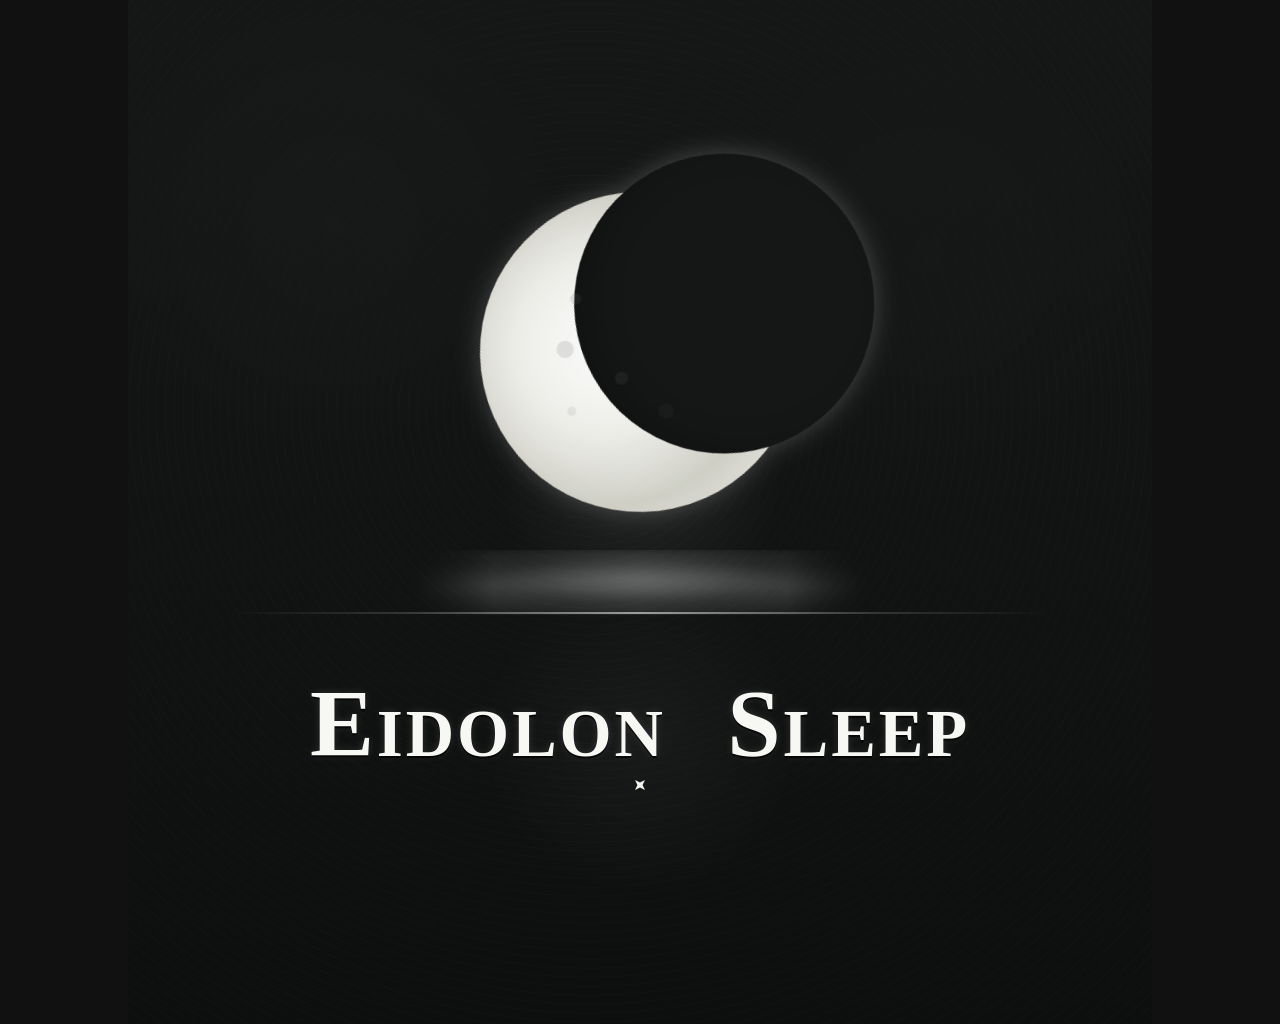
<file: index.html>
<!DOCTYPE html>
<html lang="en">
<head>
  <meta charset="UTF-8" />
  <meta name="viewport" content="width=device-width, initial-scale=1.0" />
  <title>Eidolon Sleep - HTML/CSS Recreation</title>
  <style>
    * {
      box-sizing: border-box;
    }

    body {
      margin: 0;
      min-height: 100vh;
      display: grid;
      place-items: center;
      background: #111;
      font-family: Georgia, "Times New Roman", serif;
    }

      /* entry link */
    .entry-link {
      display: block;
      color: inherit;
      text-decoration: none;
      cursor: pointer;
    }

    .poster {
      position: relative;
      width: min(100vw, 1024px);
      aspect-ratio: 1 / 1;
      overflow: hidden;
      background:
        radial-gradient(circle at 50% 47%, rgba(255,255,255,0.08), transparent 19%),
        radial-gradient(circle at 50% 72%, rgba(255,255,255,0.04), transparent 18%),
        linear-gradient(#151716, #101211 70%, #0d0e0e);
    }

     .entry-link:hover .poster,
    .entry-link:focus-visible .poster {
      filter: brightness(1.08);
      transform: scale(1.01);
    }
    
    .poster::before {
      content: "";
      position: absolute;
      inset: 0;
      background:
        radial-gradient(circle at 20% 22%, rgba(255,255,255,0.035), transparent 20%),
        radial-gradient(circle at 78% 25%, rgba(255,255,255,0.025), transparent 20%),
        repeating-radial-gradient(circle at 45% 40%, rgba(255,255,255,0.022) 0 1px, transparent 1px 9px);
      opacity: 0.35;
      mix-blend-mode: screen;
    }

    .scene {
      position: absolute;
      inset: 0;
      top: 120px;
    }

    /* Crescent moon */
    .moon {
      position: absolute;
      left: 50%;
      top: 72px;
      width: 320px;
      height: 320px;
      transform: translateX(-50%) rotate(-18deg);
      border-radius: 50%;
      background:
        radial-gradient(circle at 40% 45%, rgba(255,255,255,0.98), rgba(245,245,240,0.95) 35%, rgba(215,215,205,0.94) 61%, rgba(255,255,255,0.98) 100%);
      filter: drop-shadow(0 0 12px rgba(255,255,255,0.22));
    }

    .moon::before {
      content: "";
      position: absolute;
      left: 105px;
      top: -10px;
      width: 300px;
      height: 300px;
      border-radius: 50%;
      background: #151716;
      box-shadow: inset 20px 0 30px rgba(0,0,0,0.18);
    }

    .moon::after {
      content: "";
      position: absolute;
      inset: 0;
      border-radius: 50%;
      background:
        radial-gradient(circle at 36% 28%, rgba(100,100,100,0.20) 0 5px, transparent 6px),
        radial-gradient(circle at 28% 42%, rgba(90,90,90,0.18) 0 8px, transparent 9px),
        radial-gradient(circle at 42% 56%, rgba(100,100,100,0.18) 0 6px, transparent 7px),
        radial-gradient(circle at 24% 61%, rgba(120,120,120,0.16) 0 4px, transparent 5px),
        radial-gradient(circle at 52% 70%, rgba(80,80,80,0.15) 0 7px, transparent 8px);
      opacity: 0.8;
      clip-path: circle(50% at 50% 50%);
    }

    /* Ground mist */
    .mist {
      position: absolute;
      left: 50%;
      top: 430px;
      width: 460px;
      height: 65px;
      transform: translateX(-50%);
      opacity: 0.58;
      background:
        radial-gradient(ellipse at 18% 55%, rgba(245,245,245,0.24), transparent 46%),
        radial-gradient(ellipse at 50% 45%, rgba(245,245,245,0.42), transparent 44%),
        radial-gradient(ellipse at 82% 55%, rgba(245,245,245,0.24), transparent 46%),
        linear-gradient(90deg, transparent 0%, rgba(255,255,255,0.12) 18%, rgba(255,255,255,0.20) 50%, rgba(255,255,255,0.12) 82%, transparent 100%);
      filter: blur(4px);
      -webkit-mask-image: linear-gradient(90deg, transparent 0%, black 18%, black 82%, transparent 100%);
      mask-image: linear-gradient(90deg, transparent 0%, black 18%, black 82%, transparent 100%);
    }

    .ground-line {
      position: absolute;
      left: 50%;
      top: 492px;
      width: 820px;
      height: 2px;
      transform: translateX(-50%);
      background: linear-gradient(90deg, transparent 0%, rgba(255,255,255,0.18) 20%, rgba(255,255,255,0.72) 50%, rgba(255,255,255,0.18) 80%, transparent 100%);
      opacity: 0.75;
    }

    /* Wordmark */
    .title {
      position: absolute;
      left: 0;
      right: 0;
      top: 612px;
      text-align: center;
      color: #f7f7f4;
      font-size: clamp(3.7rem, 8vw, 6rem);
      line-height: 1;
      letter-spacing: 0.03em;
      font-variant: small-caps;
      text-shadow: 0 2px 1px rgba(0,0,0,0.8), 0 0 8px rgba(255,255,255,0.12);
    }

    .title span {
      display: inline-block;
      margin: 0 0.18em;
    }

    .star {
      position: absolute;
      left: 50%;
      top: 778px;
      width: 14px;
      height: 14px;
      transform: translateX(-50%) rotate(45deg);
      background: #f5f5f0;
      clip-path: polygon(50% 0, 63% 37%, 100% 50%, 63% 63%, 50% 100%, 37% 63%, 0 50%, 37% 37%);
      filter: drop-shadow(0 0 4px rgba(255,255,255,0.55));
    }

    @media (max-width: 700px) {
      .scene { transform: scale(0.78); transform-origin: 50% 0; }
      .title { top: 58%; }
      .star { top: 70%; }
    }
  </style>
</head>
<body>
<a class="entry-link" href="home.html" aria-label="Enter portfolio">
  <main class="poster" aria-label="Eidolon Sleep black and white crescent moon">
    <section class="scene">
      <div class="moon"></div>


      <div class="mist"></div>
      <div class="ground-line"></div>
    </section>

    <h1 class="title"><span>Eidolon</span> <span>Sleep</span></h1>
    <div class="star"></div>
  </main>
</a>
</body>
</html>
</file>
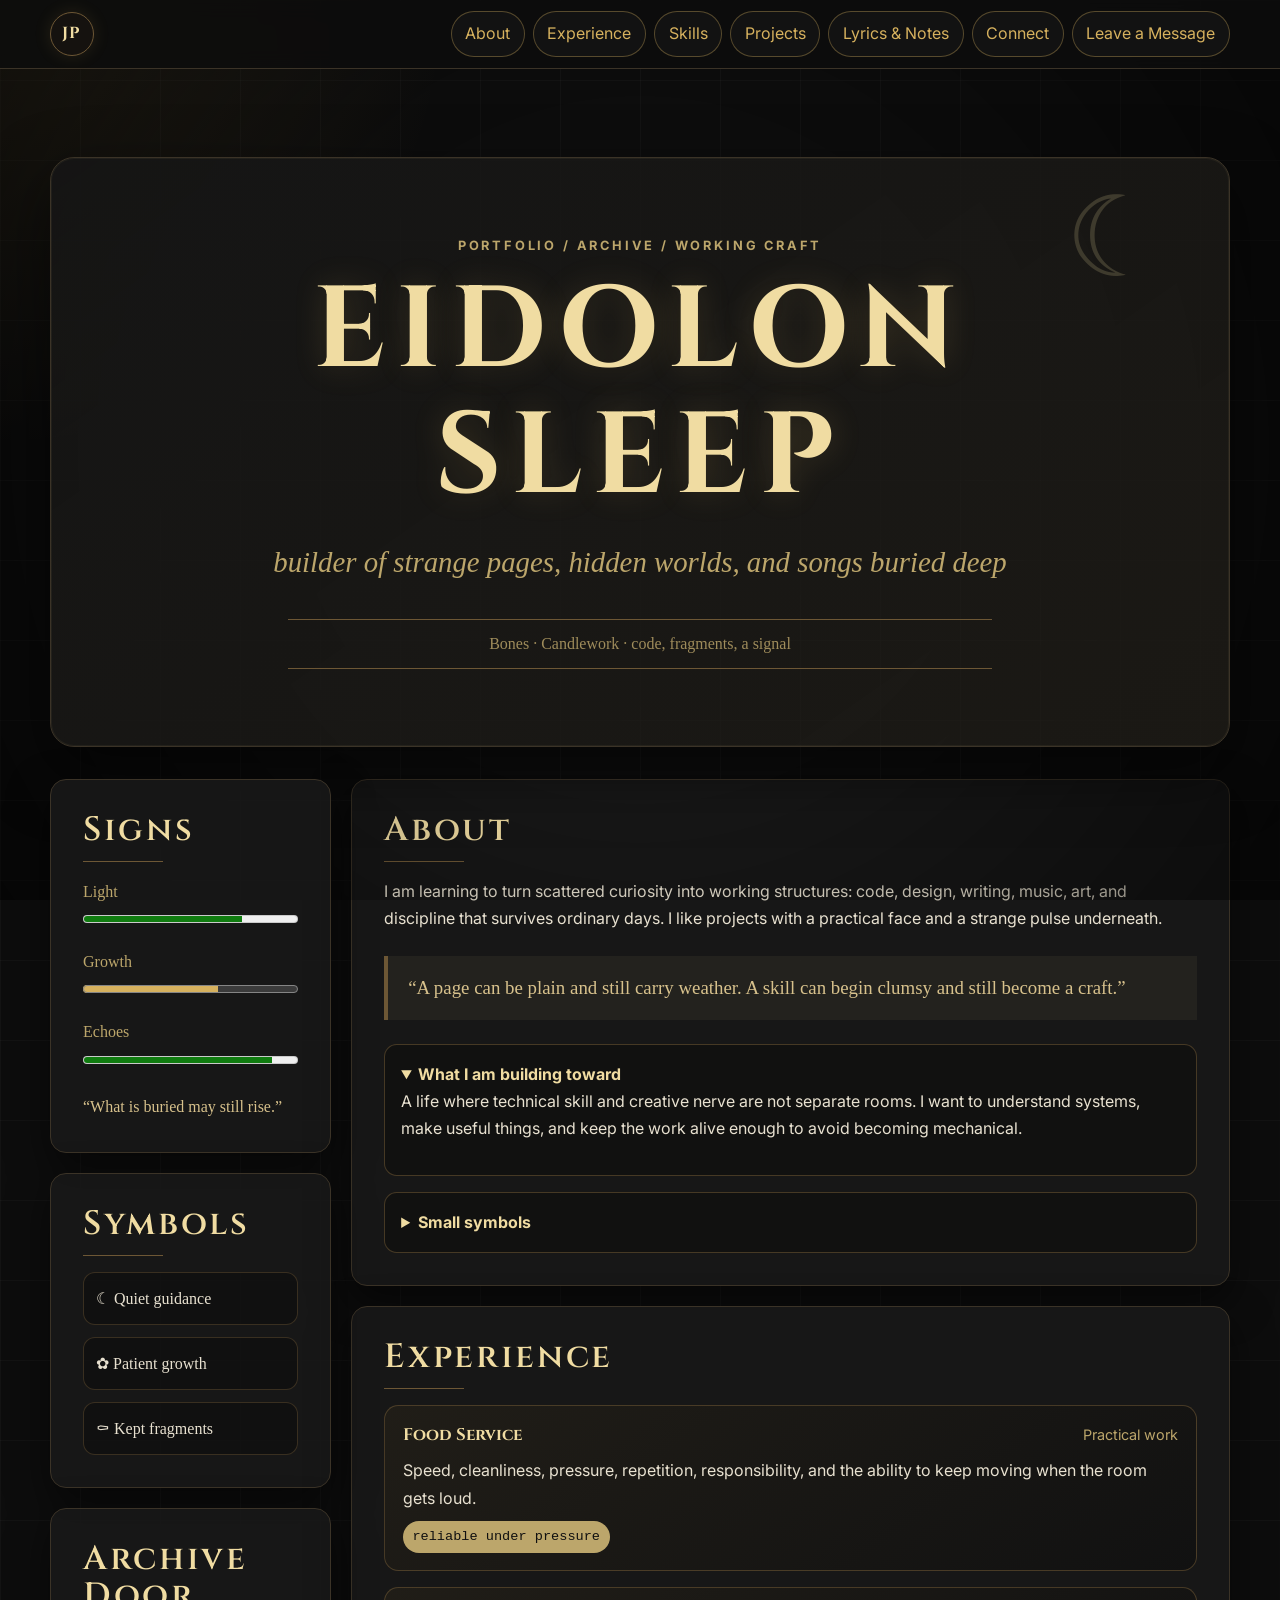
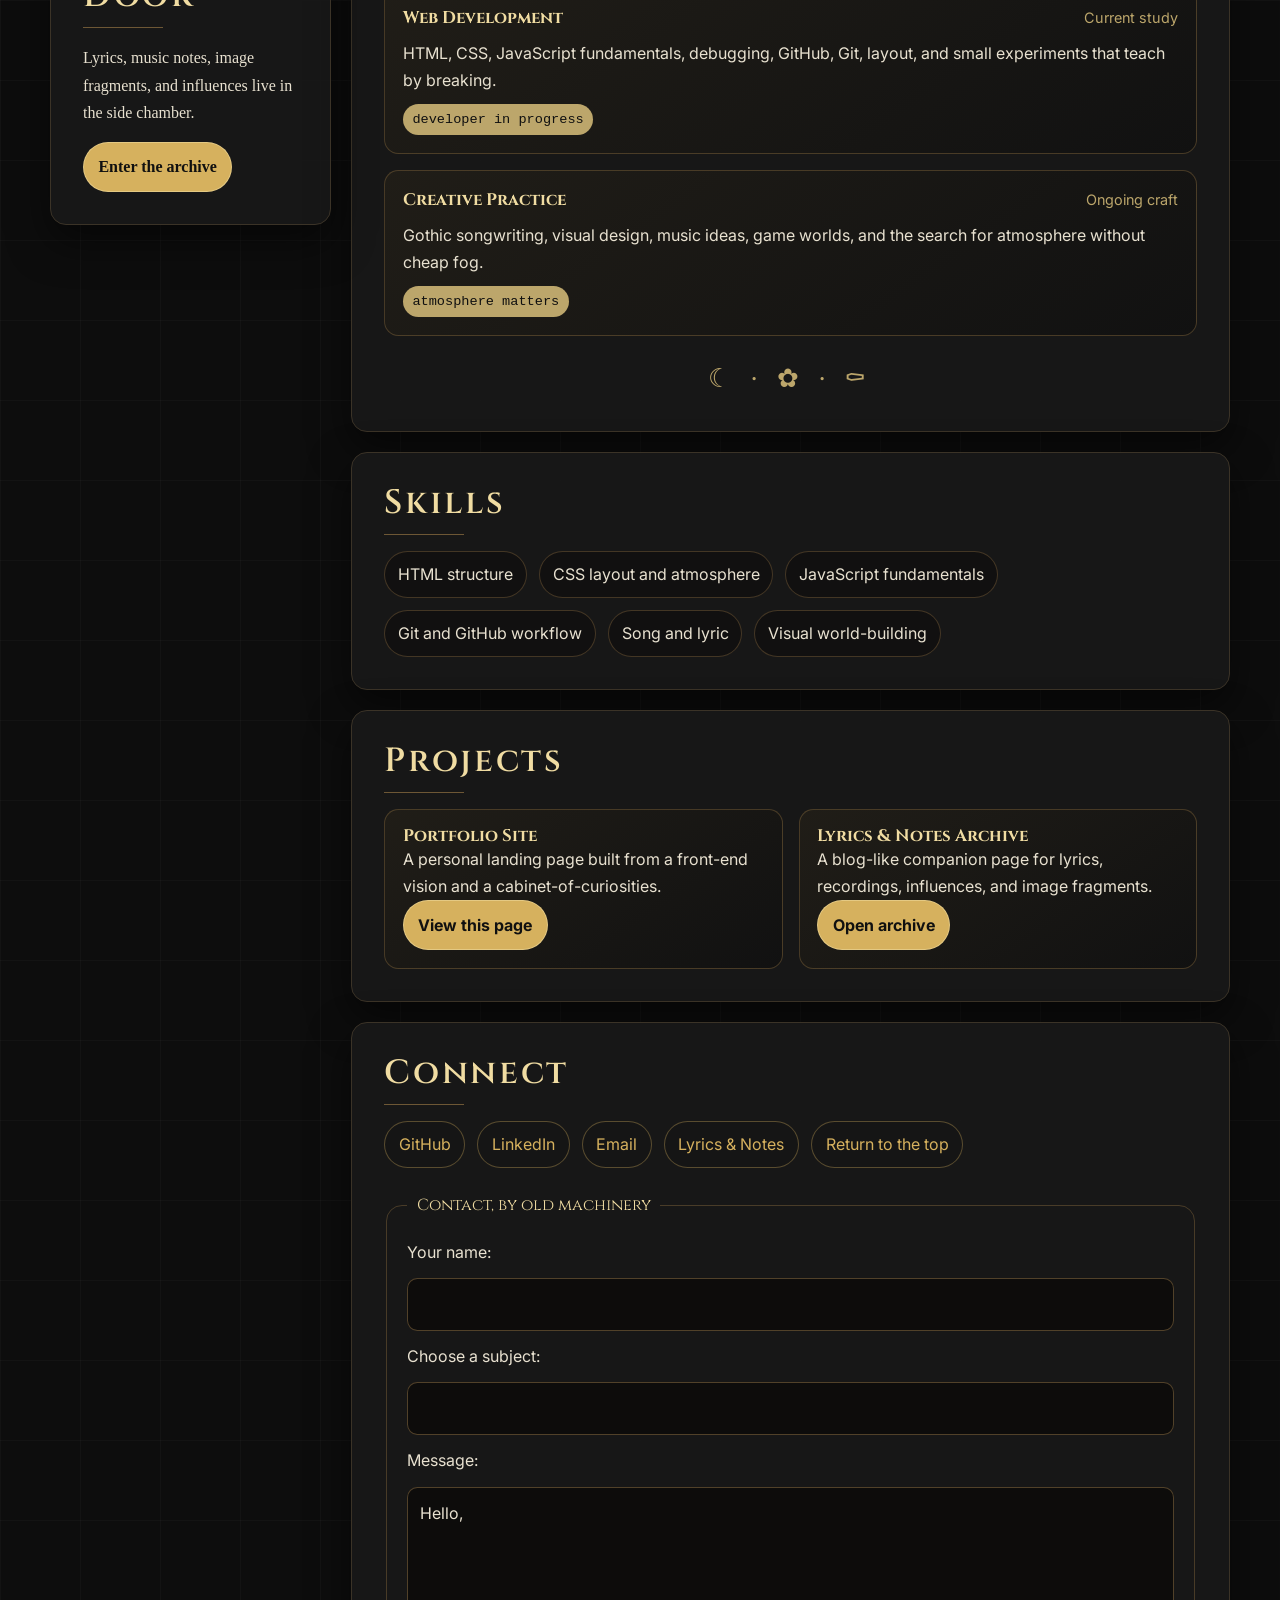
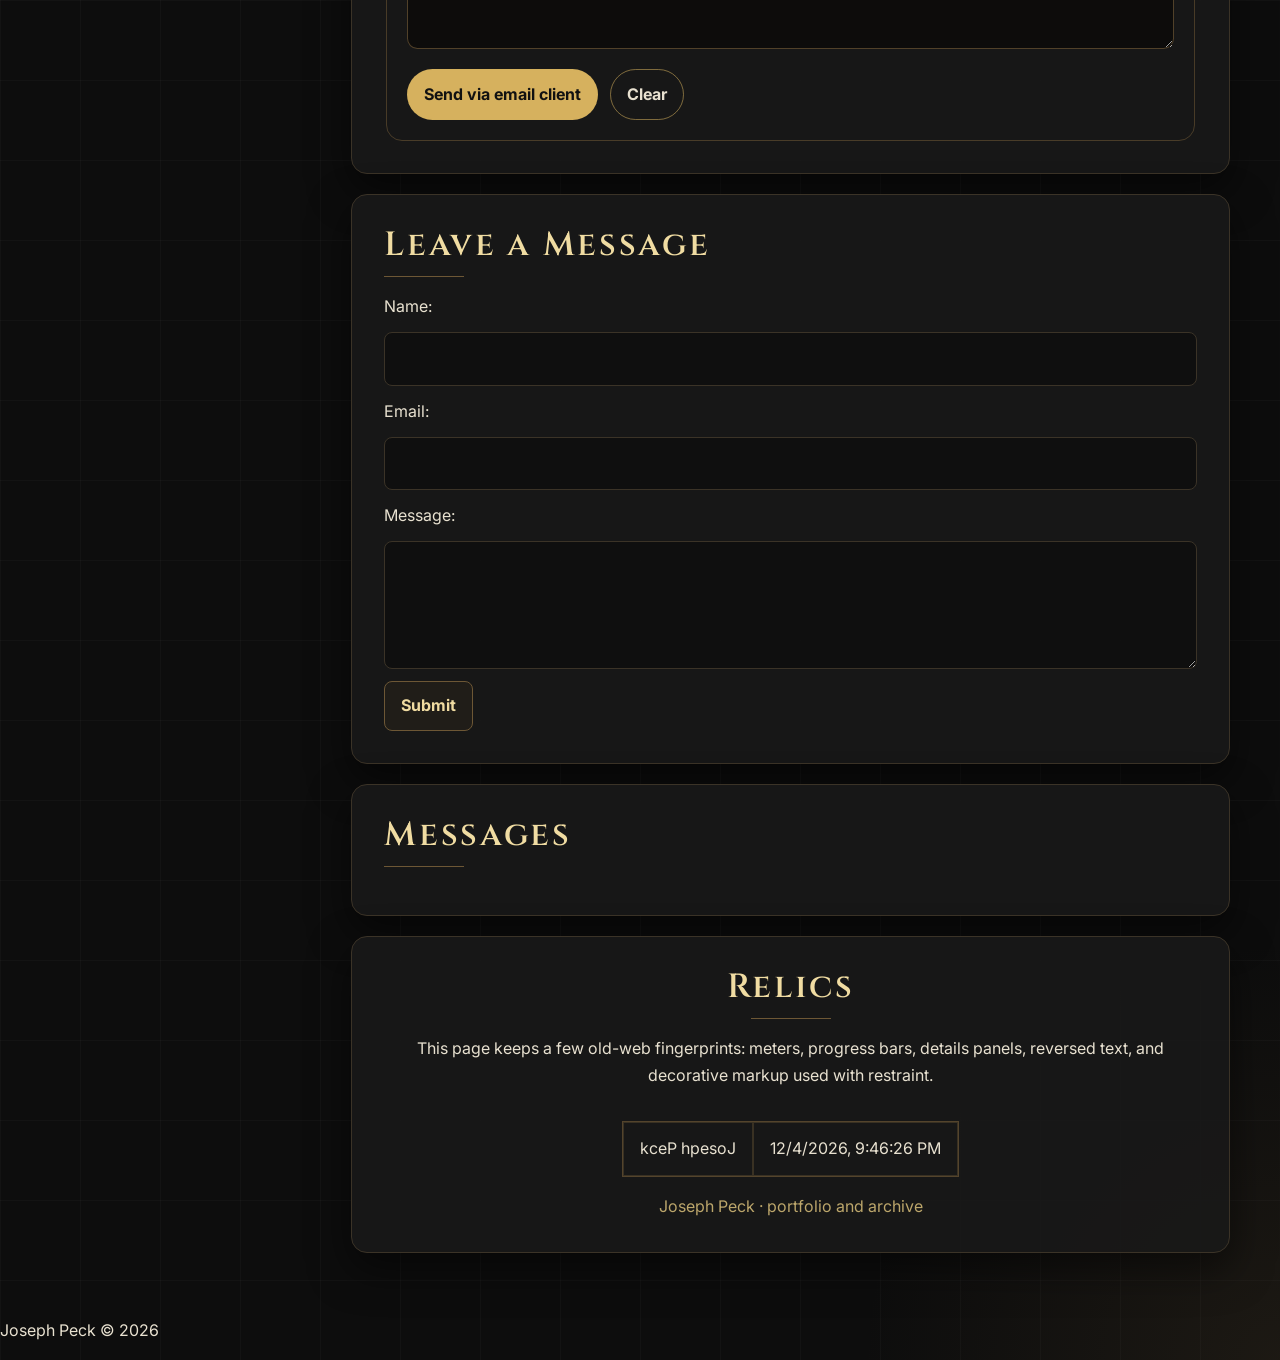
<file: home.html>
<!DOCTYPE html>
<html lang="en">
<head>
  <meta charset="utf-8">
  <meta name="viewport" content="width=device-width, initial-scale=1">
  <meta name="author" content="Joseph Peck">
  <meta name="description" content="Joseph Peck's portfolio page: web development, music, lyrics, and creative practice.">
  <meta name="keywords" content="Joseph Peck, portfolio, HTML, CSS, web development, music, lyrics, creativity">
  <meta name="theme-color" content="#111111">
  <title>Joseph Peck's Portfolio</title>
  <link rel="preconnect" href="https://fonts.googleapis.com">
  <link rel="preconnect" href="https://fonts.gstatic.com" crossorigin>
  <link href="https://fonts.googleapis.com/css2?family=Cinzel:wght@500;600;700&family=IM+Fell+English:ital@0;1&family=Inter:wght@400;500;600;700&display=swap" rel="stylesheet">
  <link rel="stylesheet" href="css/index.css">
</head>

<body id="top">
  <header class="site-header">
    <nav class="nav-wrap" aria-label="Main navigation">
      <a class="nav-mark" href="#top">JP</a>
      <ul class="nav-links">
        <li><a href="#About">About</a></li>
        <li><a href="#Experience">Experience</a></li>
        <li><a href="#skills">Skills</a></li>
        <li><a href="#Projects">Projects</a></li>
        <li><a href="blog.html">Lyrics &amp; Notes</a></li>
        <li><a href="#Connect">Connect</a></li>
        <!-- add new navigation link -->
        <li><a href="#LeaveMessage">Leave a Message</a></li>
      </ul>
    </nav>
  </header>

  <main class="page-shell">
    <section class="hero" aria-labelledby="page-title">
      <div class="hero-frame">
        <p class="eyebrow">portfolio / archive / working craft</p>
        <h1 id="page-title">Eidolon Sleep</h1>
        <p class="tagline">builder of strange pages, hidden worlds, and songs buried deep</p>
        <div class="relic-ticker" aria-label="Decorative portfolio statement">
          <span>Bones · Candlework · code, fragments, a signal</span>
        </div>
      </div>
    </section>

    <div class="content-grid">
      <aside class="side-panel" aria-label="Personal signs">
        <section class="card sign-card">
          <h2>Signs</h2>

          <label for="light">Light</label>
          <meter id="light" min="0" max="100" value="74">74%</meter>

          <label for="growth">Growth</label>
          <progress id="growth" max="100" value="63">63%</progress>

          <label for="echoes">Echoes</label>
          <meter id="echoes" min="0" max="100" value="88">88%</meter>

          <q>What is buried may still rise.</q>
        </section>

        <section class="card symbol-card">
          <h2>Symbols</h2>
          <ul>
            <li>☾ Quiet guidance</li>
            <li>✿ Patient growth</li>
            <li>⚰ Kept fragments</li>
          </ul>
        </section>

        <section class="card symbol-card">
          <h2>Archive Door</h2>
          <p>Lyrics, music notes, image fragments, and influences live in the side chamber.</p>
          <a class="panel-link" href="blog.html">Enter the archive</a>
        </section>
      </aside>

      <div class="main-column">
        <section id="About" class="card section-card">
          <h2>About</h2>
          <p>
            I am learning to turn scattered curiosity into working structures: code, design,
            writing, music, art, and discipline that survives ordinary days. I like projects with
            a practical face and a strange pulse underneath.
          </p>

          <blockquote>
            “A page can be plain and still carry weather. A skill can begin clumsy and still become a craft.”
          </blockquote>

          <details open>
            <summary>What I am building toward</summary>
            <p>
              A life where technical skill and creative nerve are not separate rooms. I want to understand systems,
              make useful things, and keep the work alive enough to avoid becoming mechanical.
            </p>
          </details>

          <details>
            <summary>Small symbols</summary>
            <dl>
              <dt>The Moon</dt>
              <dd>Progress made while the whole road stays partly hidden.</dd>

              <dt>The Garden</dt>
              <dd>Growth that cannot be forced, only tended and revisited.</dd>

              <dt>The Crypts</dt>
              <dd>A chamber for fragments worth carrying: lessons, failures, old passions, and unfinished sparks.</dd>
            </dl>
          </details>
        </section>

        <section id="Experience" class="card section-card">
          <h2>Experience</h2>

          <ul class="experience-list">
            <li>
              <div class="experience-heading">
                <h3>Food Service</h3>
                <span>Practical work</span>
              </div>
              <p>Speed, cleanliness, pressure, repetition, responsibility, and the ability to keep moving when the room gets loud.</p>
              <samp>reliable under pressure</samp>
            </li>

            <li>
              <div class="experience-heading">
                <h3>Web Development</h3>
                <span>Current study</span>
              </div>
              <p>HTML, CSS, JavaScript fundamentals, debugging, GitHub, Git, layout, and small experiments that teach by breaking.</p>
              <samp>developer in progress</samp>
            </li>

            <li>
              <div class="experience-heading">
                <h3>Creative Practice</h3>
                <span>Ongoing craft</span>
              </div>
              <p>Gothic songwriting, visual design, music ideas, game worlds, and the search for atmosphere without cheap fog.</p>
              <samp>atmosphere matters</samp>
            </li>
          </ul>

          <p class="glyph-row" aria-hidden="true">☾ · ✿ · ⚰</p>
        </section>

        <section id="skills" class="card section-card">
          <h2>Skills</h2>
          <ul class="skill-list">
          </ul>
        </section>

        <section id="Projects" class="card section-card">
          <h2>Projects</h2>
          <div class="project-grid">
            <article class="project-card">
              <h3>Portfolio Site</h3>
              <p>A personal landing page built from a front-end vision and a cabinet-of-curiosities.</p>
              <a href="#top">View this page</a>
            </article>

            <article class="project-card">
              <h3>Lyrics &amp; Notes Archive</h3>
              <p>A blog-like companion page for lyrics, recordings, influences, and image fragments.</p>
              <a href="blog.html">Open archive</a>
            </article>
          </div>
        </section>

        <section id="Connect" class="card section-card">
          <h2>Connect</h2>

          <ul class="connect-list">
            <li><a href="https://github.com/Joeypeck1987" target="_blank" rel="noopener noreferrer">GitHub</a></li>
            <li><a href="https://www.linkedin.com/in/joey-peck-66233b329/" target="_blank" rel="noopener noreferrer">LinkedIn</a></li>
            <li><a href="mailto:Joeypeck1987@gmail.com">Email</a></li>
            <li><a href="blog.html">Lyrics &amp; Notes</a></li>
            <li><a href="#top">Return to the top</a></li>
          </ul>

          <form action="mailto:Joeypeck1987@gmail.com" method="post" enctype="text/plain" class="contact-form">
            <fieldset>
              <legend>Contact, by old machinery</legend>

              <label for="name">Your name:</label>
              <input id="name" name="name" size="30">

              <label for="subject">Choose a subject:</label>
              <input id="subject" list="subjects" name="subject">
              <datalist id="subjects">
                <option value="Portfolio"></option>
                <option value="Collaboration"></option>
                <option value="Job Opportunity"></option>
                <option value="Creative Project"></option>
                <option value="Music"></option>
              </datalist>

              <label for="message">Message:</label>
              <textarea id="message" name="message" rows="5">Hello,</textarea>

              <div class="button-row">
                <button type="submit">Send via email client</button>
                <button type="reset">Clear</button>
              </div>
            </fieldset>
          </form>
        </section>

        <!-- leave a message section -->
        <section id="LeaveMessage" class="card section-card">
          <h2>Leave a Message</h2>

          <form name="leave_message" class="message-form">
            <label for="usersName">Name:</label>
            <input id="usersName" type="text" name="usersName" required>

            <label for="usersEmail">Email:</label>
            <input id="usersEmail" type="email" name="usersEmail" required>

            <label for="usersMessage">Message:</label>
            <textarea id="usersMessage" name="usersMessage" required></textarea>

            <button type="submit">Submit</button>
          </form>
        </section>

<!-- Add messages section -->
        <section id="messages" class="card section-card">
          <h2>Messages</h2>
          <ul></ul>
        </section>

<!-- relics section -->
        <section id="Relics" class="card section-card relics-card">
          <h2>Relics</h2>
          <p>
            This page keeps a few old-web fingerprints: meters, progress bars, details panels,
            reversed text, and decorative markup used with restraint.
          </p>

          <div class="relic-table" aria-label="Portfolio relic information">
            <span><bdo dir="rtl">Joseph Peck</bdo></span>
            <time class="live-date">May 9, 2026</time>
          </div>

          <address>Joseph Peck · portfolio and archive</address>
        </section>
      </div>
    </div>
  </main>
  <script src="js/index.js"></script>
</body>
</html>
</file>
<file: css/index.css>
/*
  Store reusable color values as CSS variables.
*/
:root {
  --bg: #0d0d0d;
  --bg-deep: #080706;
  --panel: rgba(24, 24, 24, 0.92);
  --panel-soft: rgba(34, 31, 25, 0.86);
  --border: #3b3327;
  --border-bright: #6d5735;
  --text: #e8e1d0;
  --muted: #bca66b;
  --gold: #f0dca2;
  --link: #d6b15e;
  --link-hover: #ffffff;
  --shadow: rgba(0, 0, 0, 0.5);
}

/*
   make layouts easier to control.
*/
* {
  box-sizing: border-box;
}

/*
  Smooth scrolling makes internal navigation links glide to each section.
*/
html {
  scroll-behavior: smooth;
}

/*
   layered background-image to create the atmosphere:
  - two radial gradients create soft gold/brown glows
  - two linear gradients create the faint old-web grid pattern
*/
body {
  margin: 0;
  color: var(--text);
  font-family: "Inter", Arial, sans-serif;
  line-height: 1.7;
  background-color: var(--bg);
  background-image:
    radial-gradient(circle at top left, rgba(214, 177, 94, 0.12), transparent 28rem),
    radial-gradient(circle at bottom right, rgba(109, 87, 53, 0.16), transparent 26rem),
    linear-gradient(rgba(255, 255, 255, 0.025) 1px, transparent 1px),
    linear-gradient(90deg, rgba(255, 255, 255, 0.025) 1px, transparent 1px);
  background-size: auto, auto, 80px 80px, 80px 80px;
}

/*
  Fixed vignette overlay over the whole page.
  pointer-events: none to keep it from blocking clicks.
  The result is darker on the edges, giving the page a more cryptic feeling.
*/
body::before {
  content: "";
  position: fixed;
  inset: 0;
  pointer-events: none;
  background: radial-gradient(circle, transparent 45%, rgba(0, 0, 0, 0.48));
}


img {
  max-width: 100%;
}

/* 
  Sticky header 
  backdrop-filter gives the header a blurred glass effect. */

.site-header {
  position: sticky;
  top: 0;
  z-index: 10;
  border-bottom: 1px solid var(--border);
  background: rgba(13, 13, 13, 0.88);
  backdrop-filter: blur(10px);
}

/*
  Center the nav content and Flexbox to place the mark on the left
  and the keep nav links on the right.
*/
.nav-wrap {
  width: min(1180px, calc(100% - 2rem));
  margin: 0 auto;
  min-height: 4.25rem;
  display: flex;
  align-items: center;
  justify-content: space-between;
  gap: 1rem;
}

/*
  Styles for small circular initial mark in the navigation.
  inline-grid and place-items center the letters inside the circle.
*/
.nav-mark {
  display: inline-grid;
  place-items: center;
  width: 2.75rem;
  height: 2.75rem;
  border: 1px solid var(--border-bright);
  border-radius: 50%;
  color: var(--gold);
  font-family: "Cinzel", Georgia, serif;
  font-weight: 700;
  text-decoration: none;
  letter-spacing: 0.08em;
  background: #15120f;
  box-shadow: 0 0 18px rgba(214, 177, 94, 0.12);
}

/*
  Turns the navigation list into a horizontal Flexbox row.
  flex-wrap allows the links to wrap onto another line on smaller screens.
*/
.nav-links {
  display: flex;
  flex-wrap: wrap;
  justify-content: flex-end;
  gap: 0.5rem;
  padding: 0;
  margin: 0;
  list-style: none;
}

/*
  Gives both nav links and connect links the same pill button style.
  This transforms the style of links.
*/
.nav-links a,
.connect-list a {
  display: inline-block;
  color: var(--link);
  text-decoration: none;
  border: 1px solid rgba(214, 177, 94, 0.35);
  border-radius: 999px;
  padding: 0.55rem 0.85rem;
  background: rgba(21, 21, 21, 0.72);
  transition: transform 180ms ease, color 180ms ease, border-color 180ms ease, background 180ms ease;
}

/*
  Add effect for mouse hover and keyboard focus.
*/
.nav-links a:hover,
.connect-list a:hover,
.nav-links a:focus-visible,
.connect-list a:focus-visible {
  color: var(--link-hover);
  border-color: var(--gold);
  background: rgba(109, 87, 53, 0.32);
  transform: translateY(-2px);
}

/*
  The page shell controls the main width of the site.
*/
.page-shell {
  width: min(1180px, calc(100% - 2rem));
  margin: 0 auto;
  padding: 2rem 0 4rem;
}

/*
  *** The hero area. ***
  text-align: center to change alignment on a section.
*/
.hero {
  padding: 3.5rem 0 2rem;
  text-align: center;
}

/*
  large card around name and tagline.
  The gradient, shadow, border radius, and inset line give it a polished panel effect.
*/
.hero-frame {
  border: 1px solid var(--border);
  background: linear-gradient(145deg, rgba(21, 21, 21, 0.95), rgba(34, 31, 25, 0.72));
  box-shadow: 0 1.5rem 4rem var(--shadow), inset 0 0 0 1px rgba(240, 220, 162, 0.05);
  border-radius: 1.5rem;
  padding: clamp(2rem, 6vw, 5rem);
  position: relative;
  overflow: hidden;
}

/*
  Adding a decorative moon symbol inside the hero card.
  ::after creates a pseudo-element that CSS can place visually.
*/
.hero-frame::after {
  content: "☾";
  position: absolute;
  right: clamp(1.5rem, 5vw, 4rem);
  top: 1.3rem;
  color: rgba(240, 220, 162, 0.18);
  font-size: clamp(3rem, 9vw, 7rem);
  line-height: 1;
}

/*
  Small label text above the main.
  Uppercase, small size, and wide letter-spacing make it feel like a caption or inscription.
*/
.eyebrow {
  margin: 0 0 0.75rem;
  color: var(--muted);
  font-size: 0.8rem;
  font-weight: 700;
  letter-spacing: 0.22em;
  text-transform: uppercase;
}

/*
  Give headings the same display font and tighter line height.
*/
h1,
h2,
h3 {
  font-family: "Cinzel", Georgia, serif;
  line-height: 1.1;
}

/*
  Transform the name at the top of the page.
  clamp() will make the font size responsive: it has a minimum, preferred, and maximum size.
*/
h1 {
  margin: 0;
  color: var(--gold);
  font-size: clamp(3rem, 9vw, 7.5rem);
  font-weight: 700;
  letter-spacing: 0.09em;
  text-transform: uppercase;
  text-shadow: 0 0 2rem rgba(214, 177, 94, 0.18);
}

/* reservation text */
.tagline {
  max-width: 54rem;
  margin: 1rem auto 0;
  color: var(--muted);
  font-family: "IM Fell English", Georgia, serif;
  font-size: clamp(1.25rem, 3vw, 1.8rem);
  font-style: italic;
}

/*
  Replaces the old html marquee with a modern CSS animated ticker.
*/
.relic-ticker {
  width: min(44rem, 100%);
  margin: 2rem auto 0;
  overflow: hidden;
  border-top: 1px solid var(--border-bright);
  border-bottom: 1px solid var(--border-bright);
  color: #9f8c5b;
  font-family: "IM Fell English", Georgia, serif;
  white-space: nowrap;
}

/*
  Makes the ticker movable.
*/
.relic-ticker span {
  display: inline-block;
  padding: 0.65rem 0;
  animation: drift 12s ease-in-out infinite alternate;
}

/*
  Move the ticker text gently left and right.
*/
@keyframes drift {
  from { transform: translateX(-4%); }
  to { transform: translateX(4%); }
}

/*
  This creates the main page layout: side panel on the left, main content on the right.
  CSS Grid is used here because this is a two-column page structure.
*/
.content-grid {
  display: grid;
  grid-template-columns: minmax(220px, 0.32fr) 1fr;
  gap: 1.25rem;
  align-items: start;
}

/*
  Keep the side cards visible while scrolling on larger screens.
*/
.side-panel {
  position: sticky;
  top: 5.5rem;
  display: flex;
  flex-direction: column;
  gap: 1.25rem;
}

/*
  Base card styling shared by multiple content boxes.
*/
.card {
  border: 1px solid var(--border);
  border-radius: 1rem;
  background: var(--panel);
  box-shadow: 0 1rem 2.5rem var(--shadow);
}

/*
  Add spacing inside section cards and side-panel cards.
*/
.section-card,
.side-panel .card {
  padding: clamp(1.1rem, 3vw, 2rem);
}

/*
  Stack the main sections vertically with even spacing.
*/
.main-column {
  display: flex;
  flex-direction: column;
  gap: 1.25rem;
}

/*
  When clicking nav links, prevent section headings from hiding under the sticky header.
*/
section {
  scroll-margin-top: 6rem;
}

/*
  Section headings About, Experience, Skills, Projects, and Connect.
*/
h2 {
  margin: 0 0 1rem;
  color: var(--gold);
  font-size: clamp(1.5rem, 3vw, 2.1rem);
  font-weight: 600;
  letter-spacing: 0.08em;
}

/*
  Add a small line under h2 headings.
*/
h2::after {
  content: "";
  display: block;
  width: 5rem;
  height: 1px;
  margin-top: 0.75rem;
  background: var(--border-bright);
}

/*
  Smaller headings inside cards.
*/
h3 {
  margin: 0;
  color: var(--gold);
  font-size: 1.05rem;
}

/*
  bottom spacing on paragraphs
*/
p {
  margin: 0 0 1rem;
}

/*
  Styles of quoted text.
*/
blockquote {
  margin: 1.5rem 0;
  padding: 1rem 1.25rem;
  border-left: 4px solid var(--border-bright);
  color: #d7c18c;
  background: rgba(240, 220, 162, 0.05);
  font-family: "IM Fell English", Georgia, serif;
  font-size: 1.18rem;
}

/*
  Style expandable details boxes.
*/
details {
  margin-top: 1rem;
  padding: 1rem;
  border: 1px solid rgba(109, 87, 53, 0.58);
  border-radius: 0.8rem;
  background: rgba(8, 7, 6, 0.32);
}

/*
  Makes the summary line look clickable.
*/
summary {
  cursor: pointer;
  color: var(--gold);
  font-weight: 700;
}

/*
  Styles definition-list terms.
*/
dt {
  color: var(--link);
  font-weight: 700;
}

/*
  Indentation and spacing to descriptions under definition terms.
*/
dd {
  margin: 0 0 0.8rem 1rem;
}

/*
  Give side cards a font to separate them from the main body content.
*/
.sign-card,
.symbol-card {
  font-family: "IM Fell English", Georgia, serif;
}

/*
  Spaces labels in the Signs card and colors.
*/
.sign-card label {
  display: block;
  margin-top: 1rem;
  color: var(--muted);
}

/*
  Meter and progress bar width.
  accent-color changes the browsers default fill color where supported.
*/
meter,
progress {
  width: 100%;
  height: 1rem;
  accent-color: var(--link);
}

/*
  Styles the short quote in the Signs card.
*/
.sign-card q {
  display: block;
  margin-top: 1.25rem;
  color: #d7c18c;
}

/*
  Turn symbol list into stacked blocks.
*/
.symbol-card ul {
  display: grid;
  gap: 0.75rem;
  margin: 0;
  padding: 0;
  list-style: none;
}

/*
  Style each symbol item as a small panel.
*/
.symbol-card li {
  padding: 0.75rem;
  border: 1px solid rgba(109, 87, 53, 0.45);
  border-radius: 0.75rem;
  background: rgba(8, 7, 6, 0.35);
}

/*
  Turns the Experience list into a vertical Flexbox layout.
*/
.experience-list {
  display: flex;
  flex-direction: column;
  gap: 1rem;
  margin: 0;
  padding: 0;
  list-style: none;
}

/*
  Transform the experience list item into a styled block card.
*/
.experience-list li {
  display: flex;
  flex-direction: column;
  gap: 0.6rem;
  padding: 1.1rem;
  border: 1px solid rgba(109, 87, 53, 0.58);
  border-radius: 0.9rem;
  background: linear-gradient(145deg, rgba(36, 32, 24, 0.72), rgba(15, 15, 15, 0.74));
}

/*
  Flexbox used inside each Experience card.
  The title stays on the left and the time/category note stays to the right.
*/
.experience-heading {
  display: flex;
  align-items: baseline;
  justify-content: space-between;
  gap: 1rem;
}

/*
  Styles the small right side label in each Experience heading.
  white-space: nowrap prevents short labels from breaking onto two lines.
*/
.experience-heading span {
  color: var(--muted);
  font-size: 0.9rem;
  white-space: nowrap;
}

/*
  Removes extra paragraph margin inside Experience cards.
*/
.experience-list p {
  margin: 0;
}

/*
  Styles the small technical/status tags.
*/
samp {
  display: inline-block;
  width: fit-content;
  color: #101010;
  background: var(--muted);
  border-radius: 999px;
  padding: 0.25rem 0.6rem;
  font-size: 0.85rem;
}

/*
  Decorative row beneath Experience.
*/
.glyph-row {
  margin: 1.25rem 0 0;
  color: var(--muted);
  text-align: center;
  font-size: 1.6rem;
  letter-spacing: 0.25em;
}

/*
  Gives empty placeholder sections enough height to look intentional.
  Useful for Skills, which the assignment says can be empty for now.
*/
.empty-section {
  min-height: 8rem;
}

/*
  Adding placeholder text after empty sections using CSS.
*/
.empty-section::after {
  content: "Reserved for the next layer.";
  display: block;
  color: rgba(232, 225, 208, 0.48);
  font-family: "IM Fell English", Georgia, serif;
  font-style: italic;
}

/*
  Prepare the Projects list for JavaScript/GitHub API content to be added later.
  The list is empty in the HTML for the assignment.
*/
.project-list {
  margin: 0;
  padding: 0;
  list-style: none;
}

/*
  Turns the Connect links into a flexible row of styled buttons.
*/
.connect-list {
  display: flex;
  flex-wrap: wrap;
  gap: 0.75rem;
  margin: 0 0 1.5rem;
  padding: 0;
  list-style: none;
}

/*
  Styles of the contact form fieldset as a clean grid with spacing between form controls.
*/
.contact-form fieldset {
  display: grid;
  gap: 0.75rem;
  border: 1px solid rgba(109, 87, 53, 0.58);
  border-radius: 1rem;
  padding: 1.25rem;
}

/*
  fieldset legend styles.
*/
legend {
  padding: 0 0.6rem;
  color: var(--gold);
  font-family: "Cinzel", Georgia, serif;
}

input,
textarea,
button {
  font: inherit;
}

/*
  Styling text input and textareas with darker backgrounds and borders.
*/
input,
textarea {
  width: 100%;
  border: 1px solid rgba(109, 87, 53, 0.72);
  border-radius: 0.65rem;
  padding: 0.75rem;
  color: var(--text);
  background: rgba(8, 7, 6, 0.65);
}

/*
  Allows the message box to be resized vertically only.
*/
textarea {
  resize: vertical;
}

/*
  Form buttons in a wrapping Flexbox row.
*/
.button-row {
  display: flex;
  flex-wrap: wrap;
  gap: 0.75rem;
  margin-top: 0.5rem;
}

/*
  Main button styling.
*/
button {
  cursor: pointer;
  border: 1px solid rgba(214, 177, 94, 0.55);
  border-radius: 999px;
  padding: 0.7rem 1rem;
  color: #111111;
  background: var(--link);
  font-weight: 700;
}

/*
  Reset buttons a quieter style.
*/
button[type="reset"] {
  color: var(--text);
  background: transparent;
}

/*
  Centering the HTML Relics section.
*/
.relics-card {
  text-align: center;
}

.relics-card h2::after {
  margin-left: auto;
  margin-right: auto;
}

/*
  Flexible table display for the relic information.
*/
.relic-table {
  display: inline-flex;
  flex-wrap: wrap;
  justify-content: center;
  gap: 0;
  margin: 1rem 0;
  border: 1px solid rgba(109, 87, 53, 0.72);
}

/*
  Styling for each cell in the relic table.
*/
.relic-table span,
.relic-table time {
  padding: 0.75rem 1rem;
  border: 1px solid rgba(109, 87, 53, 0.4);
}

/*
  Keeps address text from becoming italic by browser default.
*/
address {
  color: var(--muted);
  font-style: normal;
}

/*
  Responsive design for small screens.
  These changes make the layout work for phones.
*/
@media (max-width: 780px) {
  /* Centers the navigation when there is less horizontal space. */
  .nav-wrap {
    justify-content: center;
  }

  /* Hides the JP mark on small screens to give the links more room. */
  .nav-mark {
    display: none;
  }

  /* Centers wrapped navigation links. */
  .nav-links {
    justify-content: center;
  }

  /* Changes the two-column grid into a single-column layout. */
  .content-grid {
    grid-template-columns: 1fr;
  }

  /* Turns off sticky side panel behavior on small screens. */
  .side-panel {
    position: static;
  }

  /* Stacks the Experience title and date/category label vertically on narrow screens. */
  .experience-heading {
    align-items: flex-start;
    flex-direction: column;
  }
}

/* Blog and archive additions */
.panel-link,
.project-card a {
  display: inline-block;
  width: fit-content;
  color: #101010;
  text-decoration: none;
  border: 1px solid rgba(240, 220, 162, 0.55);
  border-radius: 999px;
  padding: 0.65rem 0.9rem;
  background: var(--link);
  font-weight: 700;
  transition: transform 180ms ease, filter 180ms ease;
}

.panel-link:hover,
.project-card a:hover,
.panel-link:focus-visible,
.project-card a:focus-visible {
  filter: brightness(1.08);
  transform: translateY(-2px);
}

.skill-list,
.archive-list {
  display: flex;
  flex-wrap: wrap;
  gap: 0.75rem;
  margin: 0;
  padding: 0;
  list-style: none;
}

.skill-list li,
.archive-list a {
  display: inline-block;
  border: 1px solid rgba(109, 87, 53, 0.55);
  border-radius: 999px;
  padding: 0.55rem 0.8rem;
  color: var(--text);
  background: rgba(8, 7, 6, 0.38);
}

.archive-list a {
  color: var(--link);
  text-decoration: none;
}

.archive-list a:hover,
.archive-list a:focus-visible {
  color: var(--link-hover);
  border-color: var(--gold);
}

.project-grid,
.image-grid,
.influence-grid {
  display: grid;
  gap: 1rem;
}

.project-grid,
.influence-grid {
  grid-template-columns: repeat(2, minmax(0, 1fr));
}

.project-card,
.post-card,
.influence-card {
  border: 1px solid rgba(109, 87, 53, 0.58);
  border-radius: 0.9rem;
  padding: 1.1rem;
  background: linear-gradient(145deg, rgba(36, 32, 24, 0.72), rgba(15, 15, 15, 0.74));
}

.project-card p,
.influence-card p,
.post-card p:last-child {
  margin-bottom: 0;
}

.blog-shell {
  width: min(1240px, calc(100% - 2rem));
}

.blog-layout {
  display: grid;
  grid-template-columns: minmax(230px, 0.28fr) 1fr;
  gap: 1.25rem;
  align-items: start;
}

.blog-hero .hero-frame::after {
  content: "✧";
}

.featured-post {
  background:
    linear-gradient(145deg, rgba(40, 35, 25, 0.9), rgba(14, 13, 12, 0.94)),
    radial-gradient(circle at top right, rgba(240, 220, 162, 0.14), transparent 18rem);
}

.post-kicker,
.post-meta {
  color: var(--muted);
  font-size: 0.9rem;
  letter-spacing: 0.08em;
  text-transform: uppercase;
}

.post-kicker {
  margin-bottom: 0.35rem;
  font-weight: 700;
}

.post-meta {
  font-size: 0.78rem;
}

.post-heading {
  display: flex;
  align-items: baseline;
  justify-content: space-between;
  gap: 1rem;
  margin-bottom: 0.7rem;
}

.post-heading span {
  color: var(--muted);
  font-size: 0.85rem;
  white-space: nowrap;
}

.lyric-block {
  border-left: 3px solid var(--border-bright);
  padding: 0.2rem 0 0.2rem 1rem;
  color: #d7c18c;
  font-family: "IM Fell English", Georgia, serif;
  font-size: 1.18rem;
}

.lyric-block p {
  margin: 0.25rem 0;
}

.note-list {
  margin: 0;
}

.music-post audio {
  width: 100%;
  margin: 0.5rem 0 0.8rem;
}

code {
  color: var(--gold);
  border: 1px solid rgba(109, 87, 53, 0.45);
  border-radius: 0.35rem;
  padding: 0.1rem 0.3rem;
  background: rgba(8, 7, 6, 0.5);
}

.image-grid {
  grid-template-columns: 1.1fr 0.9fr;
}

.image-note {
  position: relative;
  min-height: 18rem;
  margin: 0;
  overflow: hidden;
  border: 1px solid rgba(109, 87, 53, 0.58);
  border-radius: 1rem;
  background: #090807;
}

.image-note img {
  width: 100%;
  height: 100%;
  min-height: 18rem;
  display: block;
  object-fit: cover;
  filter: saturate(0.75) contrast(1.06);
}

.image-note::after {
  content: "";
  position: absolute;
  inset: 0;
  background: linear-gradient(transparent 30%, rgba(0, 0, 0, 0.82));
}

.image-note figcaption {
  position: absolute;
  left: 1rem;
  right: 1rem;
  bottom: 1rem;
  z-index: 1;
  color: var(--text);
  font-family: "IM Fell English", Georgia, serif;
  font-size: 1.1rem;
}

.image-note figcaption strong {
  display: block;
  color: var(--gold);
  font-family: "Cinzel", Georgia, serif;
  letter-spacing: 0.06em;
}

.tall-note {
  min-height: 24rem;
}

.tall-note img {
  min-height: 24rem;
}

.influence-grid {
  grid-template-columns: repeat(3, minmax(0, 1fr));
}

@media (max-width: 900px) {
  .project-grid,
  .image-grid,
  .influence-grid,
  .blog-layout {
    grid-template-columns: 1fr;
  }
}

@media (max-width: 780px) {
  .post-heading {
    align-items: flex-start;
    flex-direction: column;
  }
}

/* Keep the blog index from floating awkwardly on desktop */
.blog-index {
  position: static;
}


/* lesson 8 */

.message-form {
  display: grid;
  gap: 0.75rem;
}

.message-form input,
.message-form textarea {
  width: 100%;
  padding: 0.75rem;
  border: 1px solid var(--border);
  border-radius: 0.5rem;
  background: rgba(0, 0, 0, 0.35);
  color: var(--text);
  font: inherit;
}

.message-form textarea {
  min-height: 8rem;
  resize: vertical;
}

.message-form button,
#messages button {
  width: fit-content;
  padding: 0.65rem 1rem;
  border: 1px solid var(--border-bright);
  border-radius: 0.5rem;
  background: var(--panel-soft);
  color: var(--gold);
  cursor: pointer;
}

#messages ul {
  list-style: none;
  padding-left: 0;
}

#messages li {
  display: grid;
  gap: 0.5rem;
  padding: 1rem 0;
  border-bottom: 1px solid var(--border);
}

#messages span {
  display: block;
}

#messages a {
  color: var(--border-bright);
  font-weight: 700;
  text-decoration-color: var(--border-bright);
}

#messages a:hover {
  color: var(--gold);
}

@media (max-width: 700px) {
  .message-form input,
  .message-form textarea,
  .message-form button,
  #messages button {
    font-size: 1rem;
  }

  .message-form button,
  #messages button {
    width: 100%;
  }
}
</file>
